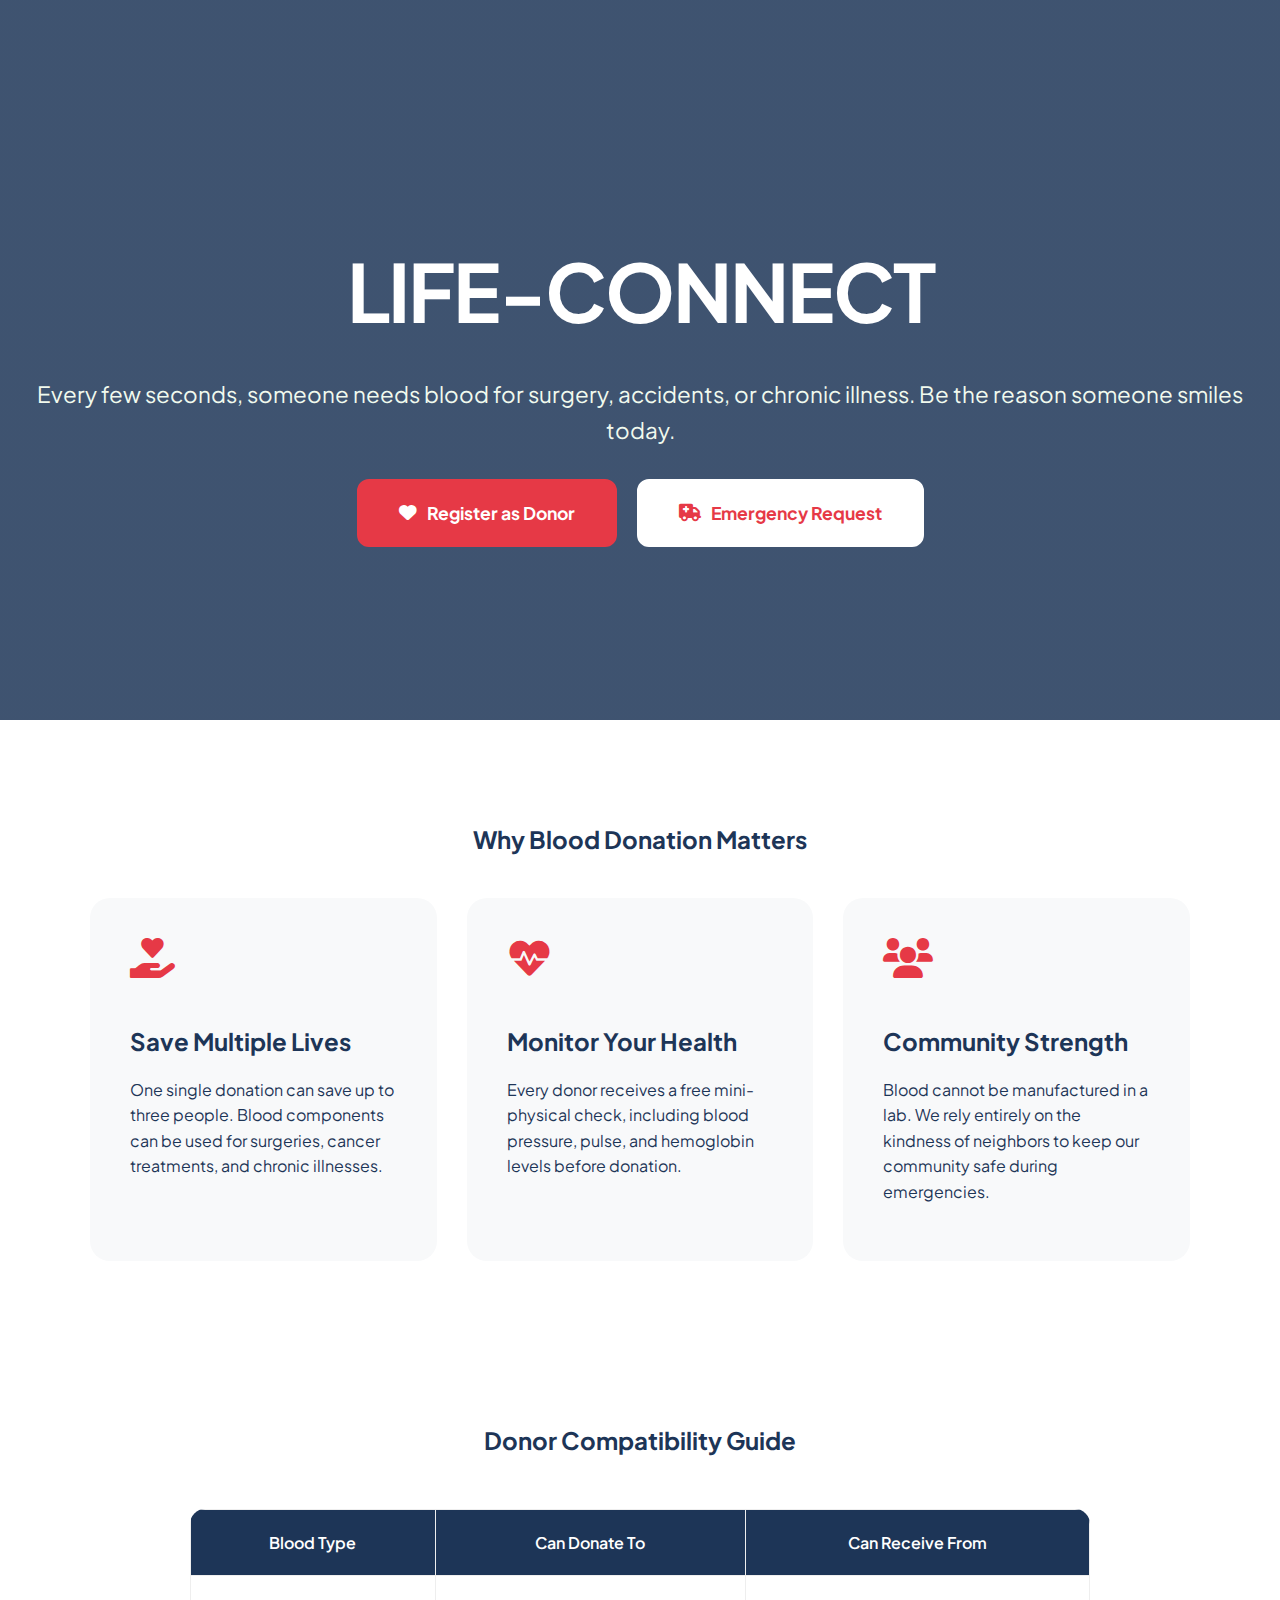
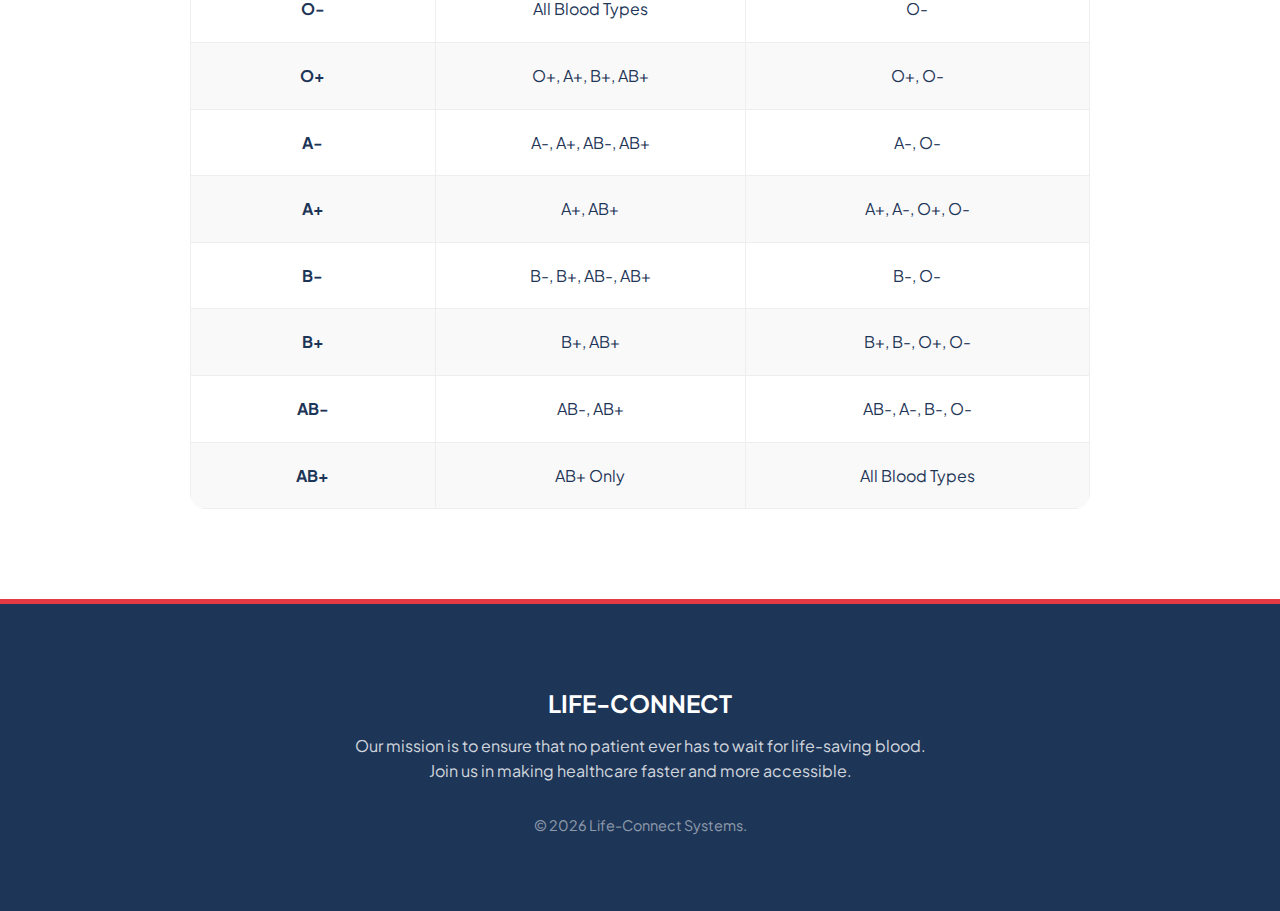
<file: landing.html>
<!DOCTYPE html>
<html lang="en">
  <head>
    <meta charset="UTF-8" />
    <meta name="viewport" content="width=device-width, initial-scale=1.0" />
    <title>Life-Connect | Emergency Blood Network</title>
    <link
      href="https://fonts.googleapis.com/css2?family=Plus+Jakarta+Sans:wght@400;600;800&display=swap"
      rel="stylesheet"
    />
    <link
      rel="stylesheet"
      href="https://cdnjs.cloudflare.com/ajax/libs/font-awesome/6.0.0/css/all.min.css"
    />
    <style>
      :root {
        --red: #e63946;
        --dark: #1d3557;
        --white: #ffffff;
        --gray: #f8f9fa;
      }

      body {
        margin: 0;
        font-family: "Plus Jakarta Sans", sans-serif;
        color: var(--dark);
        line-height: 1.6;
      }

      /* Hero Section */
      .hero {
        background: linear-gradient(
            rgba(29, 53, 87, 0.85),
            rgba(29, 53, 87, 0.85)
          ),
          url("https://images.unsplash.com/photo-1615461066870-40b124f293db?auto=format&fit=crop&w=1920&q=80");
        background-size: cover;
        background-position: center;
        height: 80vh;
        display: flex;
        align-items: center;
        justify-content: center;
        color: var(--white);
        text-align: center;
        padding: 0 20px;
      }

      .hero h1 {
        font-size: clamp(3rem, 8vw, 5rem);
        margin-bottom: 10px;
        letter-spacing: -2px;
        text-transform: uppercase;
      }

      .hero .subtitle {
        font-size: 1.4rem;
        margin-bottom: 30px;
        font-weight: 400;
        color: #f1faee;
      }

      /* Navigation Buttons */
      .btn-group {
        display: flex;
        gap: 20px;
        justify-content: center;
        flex-wrap: wrap;
      }

      .btn {
        padding: 18px 40px;
        border-radius: 12px;
        text-decoration: none;
        font-weight: 700;
        transition: all 0.3s ease;
        font-size: 1.1rem;
        display: flex;
        align-items: center;
        gap: 10px;
      }

      .btn-donor {
        background: var(--red);
        color: var(--white);
        border: 2px solid var(--red);
      }
      .btn-donor:hover {
        background: #c12a36;
        transform: translateY(-3px);
        box-shadow: 0 10px 20px rgba(230, 57, 70, 0.3);
      }

      .btn-hospital {
        background: var(--white);
        color: var(--red);
        border: 2px solid var(--white);
      }
      .btn-hospital:hover {
        background: transparent;
        color: var(--white);
        transform: translateY(-3px);
      }

      /* Info Section */
      .info-section {
        padding: 80px 20px;
        max-width: 1100px;
        margin: 0 auto;
        text-align: center;
      }
      .info-grid {
        display: grid;
        grid-template-columns: repeat(auto-fit, minmax(300px, 1fr));
        gap: 30px;
        margin-top: 40px;
      }

      .card {
        padding: 40px;
        background: var(--gray);
        border-radius: 20px;
        text-align: left;
        transition: 0.3s;
      }
      .card:hover {
        transform: scale(1.02);
        background: #fff;
        box-shadow: 0 10px 30px rgba(0, 0, 0, 0.05);
      }
      .card i {
        color: var(--red);
        font-size: 2.5rem;
        margin-bottom: 20px;
      }
      .card h3 {
        font-size: 1.5rem;
        margin-bottom: 15px;
      }

      /* Compatibility Guide */
      .table-section {
        padding: 60px 20px;
        background: #fff;
      }
      .table-container {
        overflow-x: auto;
      }
      table {
        width: 100%;
        max-width: 900px;
        margin: 30px auto;
        border-collapse: collapse;
        border-radius: 15px;
        overflow: hidden;
      }
      th,
      td {
        padding: 20px;
        border: 1px solid #eee;
        text-align: center;
      }
      th {
        background: var(--dark);
        color: white;
        font-weight: 600;
      }
      tr:nth-child(even) {
        background-color: #f9f9f9;
      }

      footer {
        background: var(--dark);
        color: white;
        padding: 60px 20px;
        text-align: center;
        border-top: 5px solid var(--red);
      }
    </style>
  </head>
  <body>
    <section class="hero">
      <div class="container">
        <h1>LIFE-CONNECT</h1>
        <p class="subtitle">
          Every few seconds, someone needs blood for surgery, accidents, or
          chronic illness. Be the reason someone smiles today.
        </p>

        <div class="btn-group">
          <a href="index.html" class="btn btn-donor"
            ><i class="fas fa-heart"></i> Register as Donor</a
          >
          <a href="patient.html" class="btn btn-hospital"
            ><i class="fas fa-ambulance"></i> Emergency Request</a
          >
        </div>
      </div>
    </section>

    <section class="info-section">
      <h2>Why Blood Donation Matters</h2>
      <div class="info-grid">
        <div class="card">
          <i class="fas fa-hand-holding-heart"></i>
          <h3>Save Multiple Lives</h3>
          <p>
            One single donation can save up to three people. Blood components
            can be used for surgeries, cancer treatments, and chronic illnesses.
          </p>
        </div>
        <div class="card">
          <i class="fas fa-heartbeat"></i>
          <h3>Monitor Your Health</h3>
          <p>
            Every donor receives a free mini-physical check, including blood
            pressure, pulse, and hemoglobin levels before donation.
          </p>
        </div>
        <div class="card">
          <i class="fas fa-users"></i>
          <h3>Community Strength</h3>
          <p>
            Blood cannot be manufactured in a lab. We rely entirely on the
            kindness of neighbors to keep our community safe during emergencies.
          </p>
        </div>
      </div>
    </section>

    <section class="table-section">
      <h2 style="text-align: center">Donor Compatibility Guide</h2>
      <div class="table-container">
        <table>
          <thead>
            <tr>
              <th>Blood Type</th>
              <th>Can Donate To</th>
              <th>Can Receive From</th>
            </tr>
          </thead>
          <tbody>
            <tr>
              <td><b>O-</b></td>
              <td>All Blood Types</td>
              <td>O-</td>
            </tr>
            <tr>
              <td><b>O+</b></td>
              <td>O+, A+, B+, AB+</td>
              <td>O+, O-</td>
            </tr>
            <tr>
              <td><b>A-</b></td>
              <td>A-, A+, AB-, AB+</td>
              <td>A-, O-</td>
            </tr>
            <tr>
              <td><b>A+</b></td>
              <td>A+, AB+</td>
              <td>A+, A-, O+, O-</td>
            </tr>
            <tr>
              <td><b>B-</b></td>
              <td>B-, B+, AB-, AB+</td>
              <td>B-, O-</td>
            </tr>
            <tr>
              <td><b>B+</b></td>
              <td>B+, AB+</td>
              <td>B+, B-, O+, O-</td>
            </tr>
            <tr>
              <td><b>AB-</b></td>
              <td>AB-, AB+</td>
              <td>AB-, A-, B-, O-</td>
            </tr>
            <tr>
              <td><b>AB+</b></td>
              <td>AB+ Only</td>
              <td>All Blood Types</td>
            </tr>
          </tbody>
        </table>
      </div>
    </section>

    <footer>
      <h2 style="margin-bottom: 10px">LIFE-CONNECT</h2>
      <p style="opacity: 0.8; max-width: 600px; margin: 0 auto">
        Our mission is to ensure that no patient ever has to wait for
        life-saving blood. Join us in making healthcare faster and more
        accessible.
      </p>
      <p style="margin-top: 30px; font-size: 0.9rem; opacity: 0.5">
        &copy; 2026 Life-Connect Systems.
      </p>
    </footer>
  </body>
</html>
</file>
